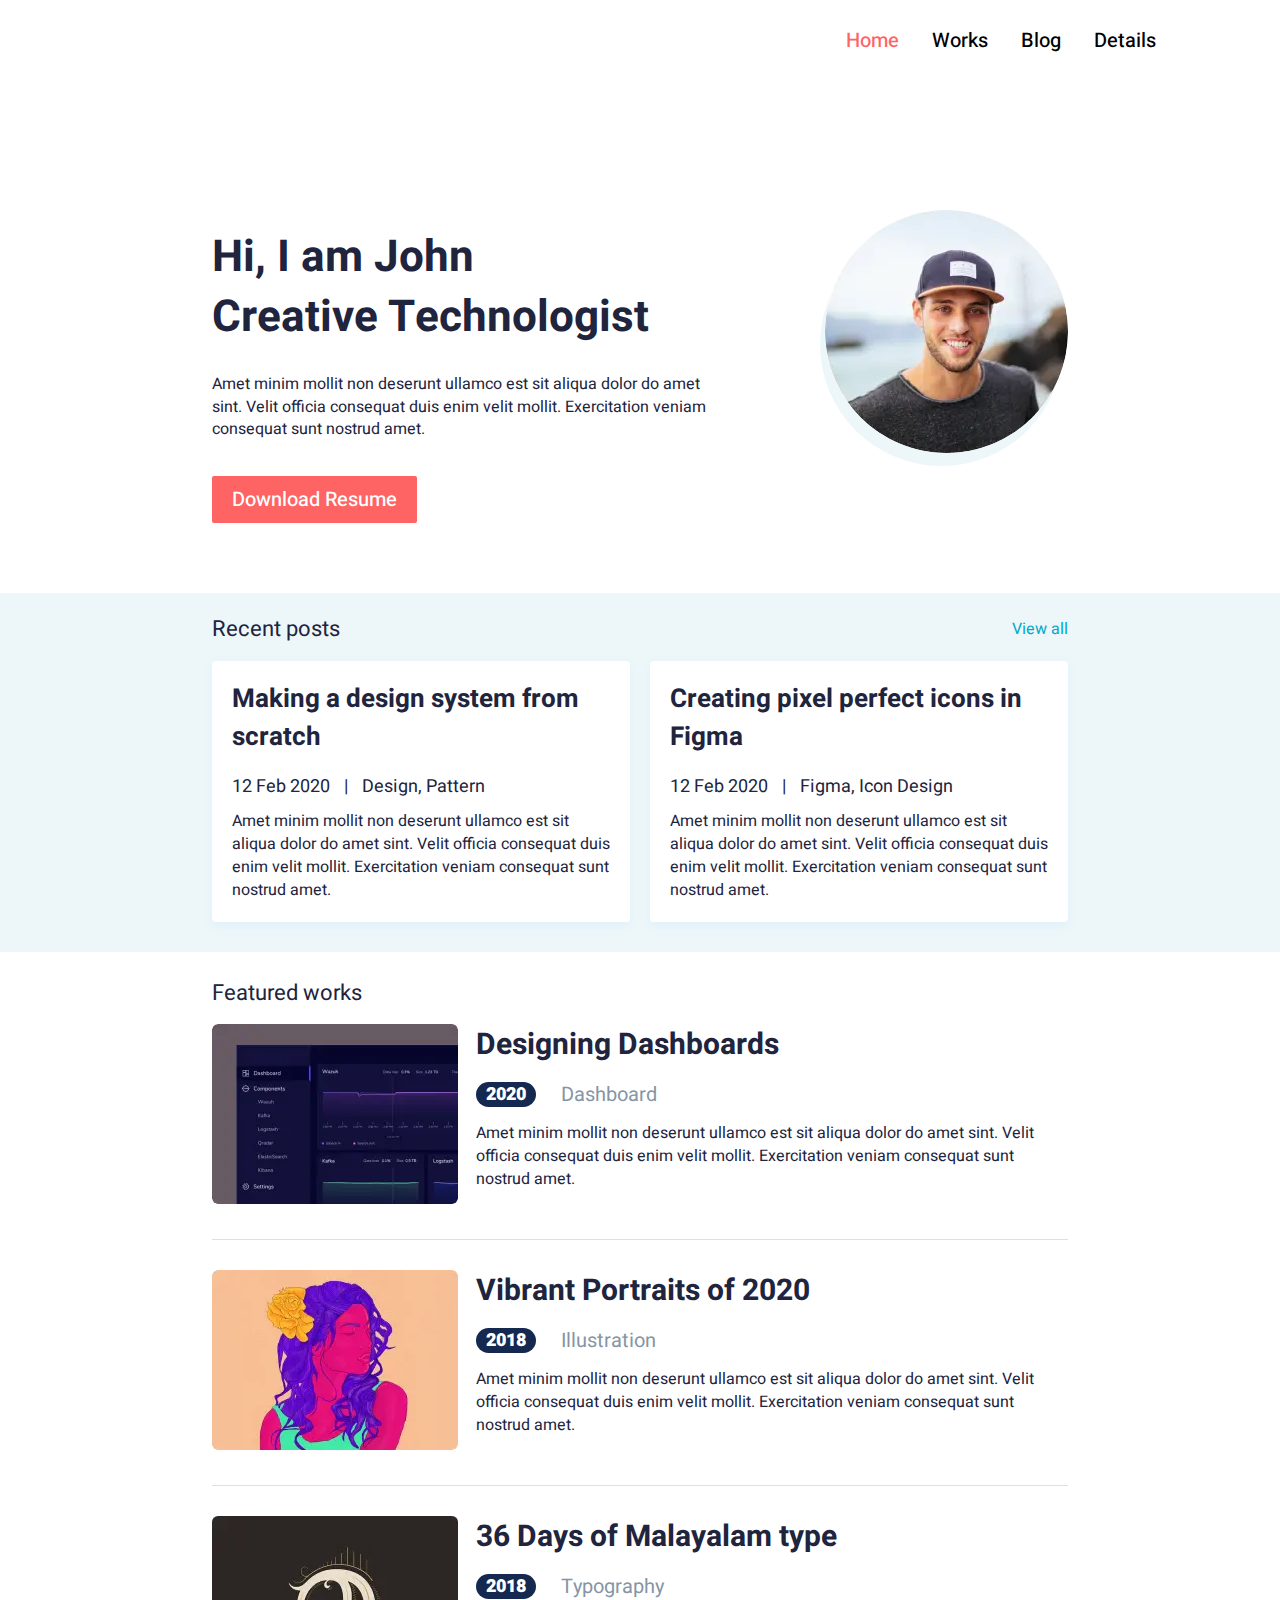
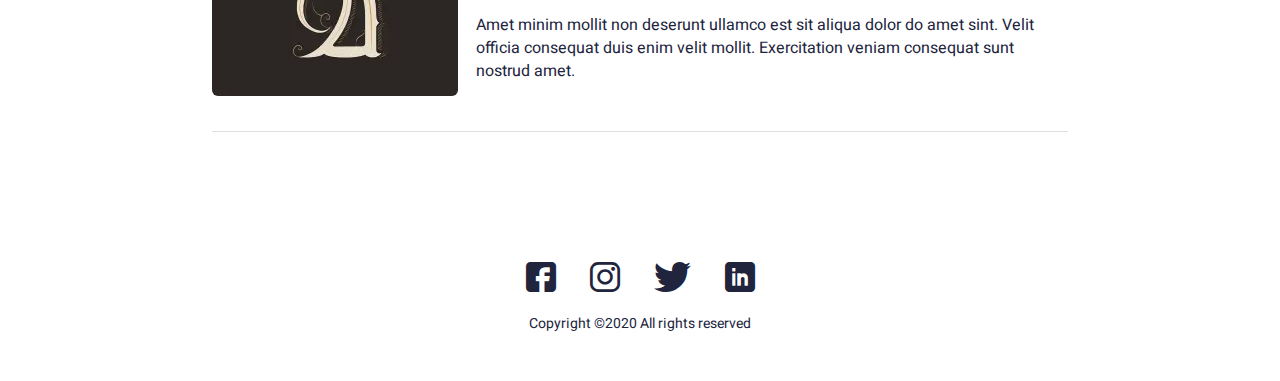
<file: index.html>
<!DOCTYPE html><html lang="en">	 <head>	<title>HomePage</title>	<meta charset="UTF-8">	<meta name="format-detection" content="telephone=no">	<link rel="stylesheet" href="css/style.min.css">	<link rel="shortcut icon" href="favicon.ico">	<!-- <meta name="robots" content="noindex, nofollow"> -->	<!-- <meta name="viewport" content="width=device-width, initial-scale=1.0, maximum-scale=1.0, user-scalable=0"> -->	<meta name="viewport" content="width=device-width, initial-scale=1.0"></head>	<body>		<div class="wrapper">			<header class="header">	<div class="header__content">		<div class="header__menu menu">			<div class="menu__icon icon-menu">				<span></span>				<span></span>				<span></span>			</div>			<nav class="menu__body">				<ul class="menu__list">					<li><a href="index.html" class="menu__link _active">Home</a></li>					<li><a href="works.html" class="menu__link ">Works</a></li>					<li><a href="blog.html" class="menu__link ">Blog</a></li>					<li><a href="article.html" class="menu__link ">Details</a></li>									</ul>			</nav>		</div>	</div></header>			<main class="page">				<section class="hello">					<div class="hello__container _container">						<div class="hello__content">							<h1 class="hello__title title">Hi, I am John<br>Creative Technologist</h1>							<div class="hello__text text">								Amet minim mollit non deserunt ullamco est sit aliqua dolor do amet								sint. Velit officia consequat duis enim velit mollit. Exercitation								veniam consequat sunt nostrud amet.							</div>							<a href="#" class="hello__btn btn">Download Resume </a>						</div>						<picture><source srcset="img/hello_img/avatar.webp" type="image/webp"><img class="hello__avatar" src="img/hello_img/avatar.jpg" alt=""></picture>					</div>				</section>				<section class="recent-posts">					<div class="recent-posts__container _container">						<div class="recent-posts__header">							<div class="recent-posts__title title-posts">Recent posts</div>							<a href="#" class="recent-posts__view-all">View all</a>						</div>						<div class="recent-posts__items">							<div class="recent-posts__column">								<article class="recent-posts__item recent-post">									<a href="#" class="recent-post__title">Making a design system from										scratch</a>									<div class="recent-post__info">12 Feb 2020 <span>|</span> Design,										Pattern </div>									<div class="recent-post__text text">Amet minim mollit non deserunt										ullamco est sit aliqua dolor do amet sint. Velit officia consequat										duis enim velit mollit. Exercitation veniam consequat sunt nostrud										amet.</div>								</article>							</div>							<div class="recent-posts__column">								<article class="recent-posts__item recent-post">									<a href="#" class="recent-post__title">Creating pixel perfect icons in										Figma</a>									<div class="recent-post__info">12 Feb 2020 <span>|</span> Figma, Icon										Design</div>									<div class="recent-post__text text">Amet minim mollit non deserunt										ullamco est sit aliqua dolor do amet sint. Velit officia consequat										duis enim velit mollit. Exercitation veniam consequat sunt nostrud										amet.</div>								</article>							</div>						</div>					</div>				</section>				<section class="featured-works">					<div class="featured-work__container _container">						<div class="featured-works__title title-posts">Featured works</div>						<div class="featured-works__items works">						<article class="works__item">								<a href="#" class="works__image _ibg">									<picture><source srcset="img/works_img/panel.webp" type="image/webp"><img src="img/works_img/panel.jpg" alt="Panel"></picture>								</a>								<div class="works__body">									<a href="" class="works__title">Designing Dashboards</a>									<div class="works__info">										<div class="works__year">2020</div>										<div class="works__category">Dashboard</div>									</div>									<div class="works__text text">Amet minim mollit non deserunt ullamco										est sit aliqua dolor do amet sint. Velit officia consequat duis enim										velit mollit. Exercitation veniam consequat sunt nostrud amet.</div>								</div>							</article>							<article class="works__item">								<a href="#" class="works__image _ibg">									<picture><source srcset="img/works_img/women.webp" type="image/webp"><img src="img/works_img/women.jpg" alt="Women"></picture>								</a>								<div class="works__body">									<a href="" class="works__title">Vibrant Portraits of 2020</a>									<div class="works__info">										<div class="works__year">2018</div>										<div class="works__category">Illustration</div>									</div>									<div class="works__text text">Amet minim mollit non deserunt ullamco										est sit aliqua dolor do amet sint. Velit officia consequat duis enim										velit mollit. Exercitation veniam consequat sunt nostrud amet.</div>								</div>							</article>							<article class="works__item">								<a href="#" class="works__image _ibg">									<picture><source srcset="img/works_img/symbol.webp" type="image/webp"><img src="img/works_img/symbol.jpg" alt="Symbol"></picture>								</a>								<div class="works__body">									<a href="" class="works__title">36 Days of Malayalam type</a>									<div class="works__info">										<div class="works__year">2018</div>										<div class="works__category">Typography</div>									</div>									<div class="works__text text">Amet minim mollit non deserunt ullamco										est sit aliqua dolor do amet sint. Velit officia consequat duis enim										velit mollit. Exercitation veniam consequat sunt nostrud amet.</div>								</div>							</article>						</div>					</div>				</section>			</main>			<footer class="footer">	<div class="footer__content _container">		<div class="footer__social social">			<a href="#" class="social__item _icon-fb"></a>			<a href="#" class="social__item _icon-insta"></a>			<a href="#" class="social__item _icon-twitter"></a>			<a href="#" class="social__item _icon-linkedin"></a>		</div>		<div class="footer__copy">Copyright ©2020 All rights reserved</div>	</div></footer>		</div>		<!-- Swiper --><!-- <script src="https://unpkg.com/swiper/swiper-bundle.min.js"></script> --><script src="js/vendors.min.js"></script><script src="js/app.min.js"></script>	</body></html>
</file>
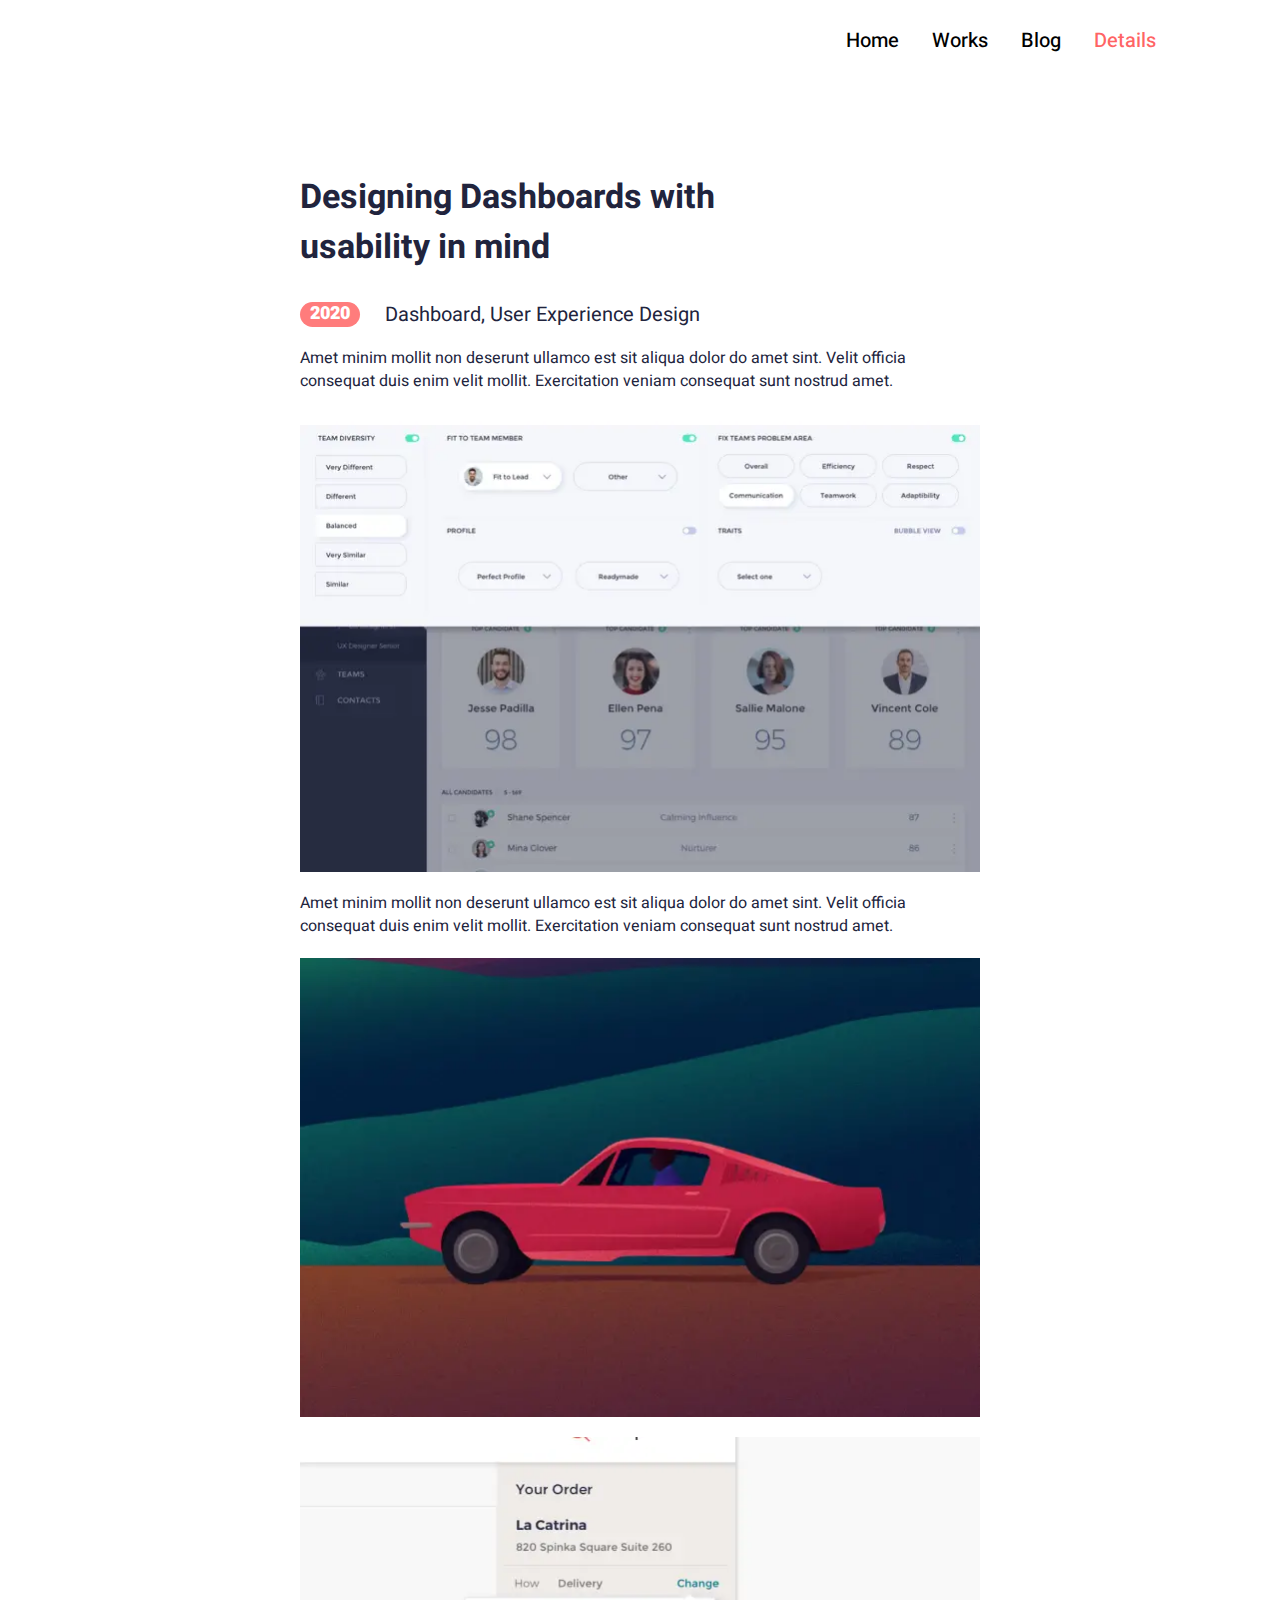
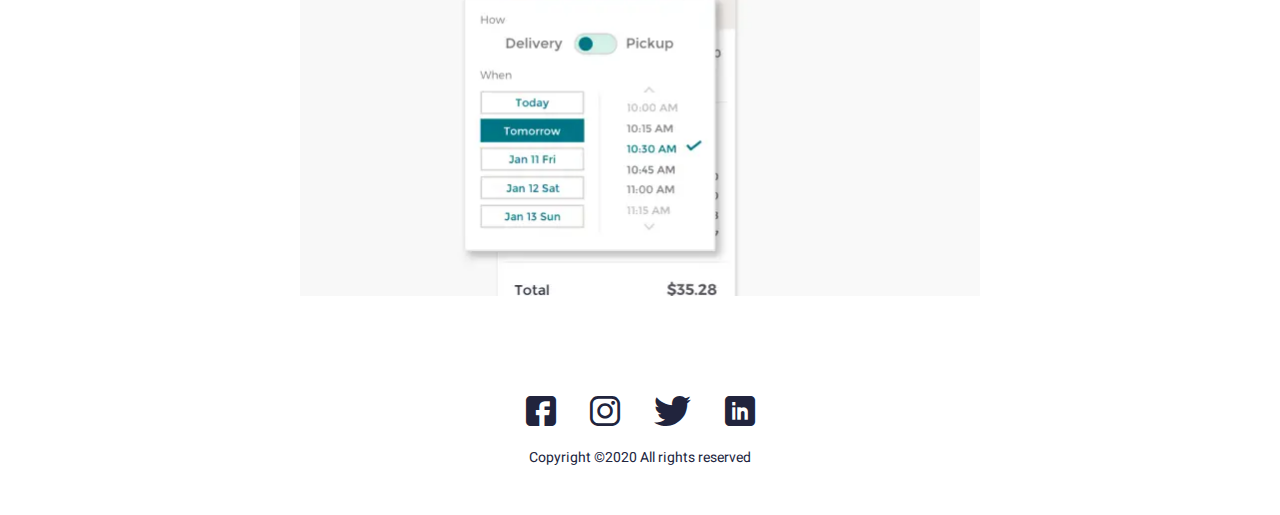
<file: article.html>
<!DOCTYPE html><html lang="en">	 <head>	<title>Article</title>	<meta charset="UTF-8">	<meta name="format-detection" content="telephone=no">	<link rel="stylesheet" href="css/style.min.css">	<link rel="shortcut icon" href="favicon.ico">	<!-- <meta name="robots" content="noindex, nofollow"> -->	<!-- <meta name="viewport" content="width=device-width, initial-scale=1.0, maximum-scale=1.0, user-scalable=0"> -->	<meta name="viewport" content="width=device-width, initial-scale=1.0"></head>	<body>		<div class="wrapper">			<header class="header">	<div class="header__content">		<div class="header__menu menu">			<div class="menu__icon icon-menu">				<span></span>				<span></span>				<span></span>			</div>			<nav class="menu__body">				<ul class="menu__list">					<li><a href="index.html" class="menu__link ">Home</a></li>					<li><a href="works.html" class="menu__link ">Works</a></li>					<li><a href="blog.html" class="menu__link ">Blog</a></li>					<li><a href="article.html" class="menu__link _active">Details</a></li>									</ul>			</nav>		</div>	</div></header>			<main class="page">				<div class="article">					<h1 class="article__title">Designing Dashboards with usability in mind</h1>					<div class="article__info">						<div class="article__year">2020</div>						<div class="article__category">Dashboard, User Experience Design</div>					</div>					<div class="article__text">						<p>							Amet minim mollit non deserunt ullamco est							sit aliqua dolor do amet sint. Velit officia consequat duis enim velit							mollit. Exercitation veniam consequat sunt nostrud amet.						</p>						<picture><source srcset="img/article_img/team.webp" type="image/webp"><img src="img/article_img/team.jpg" alt=""></picture>							<p>							Amet minim mollit non deserunt ullamco est							sit aliqua dolor do amet sint. Velit officia consequat duis enim velit							mollit. Exercitation veniam consequat sunt nostrud amet.						</p>						<picture><source srcset="img/article_img/car.webp" type="image/webp"><img src="img/article_img/car.jpg" alt=""></picture>						<picture><source srcset="img/article_img/data.webp" type="image/webp"><img src="img/article_img/data.jpg" alt=""></picture>					</div>				</div>			</main>			<footer class="footer">	<div class="footer__content _container">		<div class="footer__social social">			<a href="#" class="social__item _icon-fb"></a>			<a href="#" class="social__item _icon-insta"></a>			<a href="#" class="social__item _icon-twitter"></a>			<a href="#" class="social__item _icon-linkedin"></a>		</div>		<div class="footer__copy">Copyright ©2020 All rights reserved</div>	</div></footer>		</div>		<!-- Swiper --><!-- <script src="https://unpkg.com/swiper/swiper-bundle.min.js"></script> --><script src="js/vendors.min.js"></script><script src="js/app.min.js"></script>	</body></html>
</file>
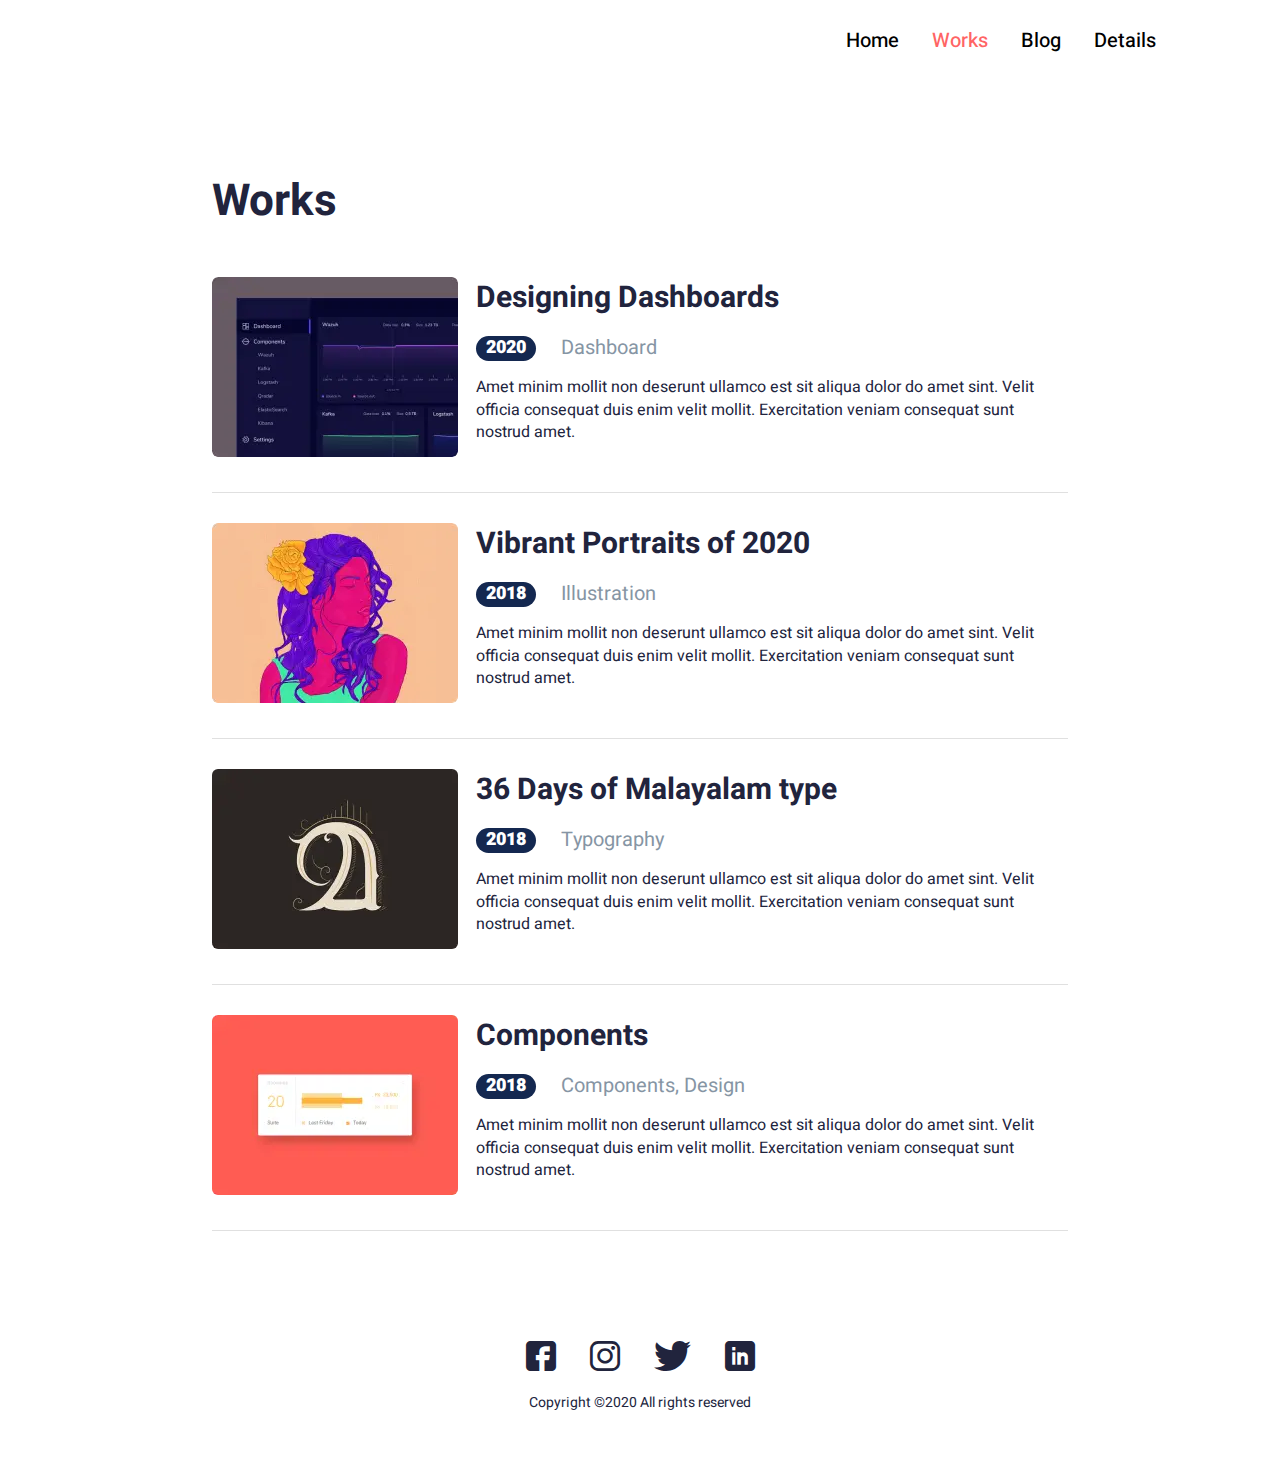
<file: works.html>
<!DOCTYPE html><html lang="en">	 <head>	<title>Works</title>	<meta charset="UTF-8">	<meta name="format-detection" content="telephone=no">	<link rel="stylesheet" href="css/style.min.css">	<link rel="shortcut icon" href="favicon.ico">	<!-- <meta name="robots" content="noindex, nofollow"> -->	<!-- <meta name="viewport" content="width=device-width, initial-scale=1.0, maximum-scale=1.0, user-scalable=0"> -->	<meta name="viewport" content="width=device-width, initial-scale=1.0"></head>	<body>		<div class="wrapper">			<header class="header">	<div class="header__content">		<div class="header__menu menu">			<div class="menu__icon icon-menu">				<span></span>				<span></span>				<span></span>			</div>			<nav class="menu__body">				<ul class="menu__list">					<li><a href="index.html" class="menu__link ">Home</a></li>					<li><a href="works.html" class="menu__link _active">Works</a></li>					<li><a href="blog.html" class="menu__link ">Blog</a></li>					<li><a href="article.html" class="menu__link ">Details</a></li>									</ul>			</nav>		</div>	</div></header>			<main class="page">				<div class="works page__container _container">					<h1 class="works-main__title title">Works</h1>					<div class="works__items">							<article class="works__item">								<a href="#" class="works__image _ibg">									<picture><source srcset="img/works_img/panel.webp" type="image/webp"><img src="img/works_img/panel.jpg" alt="Panel"></picture>								</a>								<div class="works__body">									<a href="" class="works__title">Designing Dashboards</a>									<div class="works__info">										<div class="works__year">2020</div>										<div class="works__category">Dashboard</div>									</div>									<div class="works__text text">Amet minim mollit non deserunt ullamco										est sit aliqua dolor do amet sint. Velit officia consequat duis enim										velit mollit. Exercitation veniam consequat sunt nostrud amet.</div>								</div>							</article>							<article class="works__item">								<a href="#" class="works__image _ibg">									<picture><source srcset="img/works_img/women.webp" type="image/webp"><img src="img/works_img/women.jpg" alt="Women"></picture>								</a>								<div class="works__body">									<a href="" class="works__title">Vibrant Portraits of 2020</a>									<div class="works__info">										<div class="works__year">2018</div>										<div class="works__category">Illustration</div>									</div>									<div class="works__text text">Amet minim mollit non deserunt ullamco										est sit aliqua dolor do amet sint. Velit officia consequat duis enim										velit mollit. Exercitation veniam consequat sunt nostrud amet.</div>								</div>							</article>							<article class="works__item">								<a href="#" class="works__image _ibg">									<picture><source srcset="img/works_img/symbol.webp" type="image/webp"><img src="img/works_img/symbol.jpg" alt="Symbol"></picture>								</a>								<div class="works__body">									<a href="" class="works__title">36 Days of Malayalam type</a>									<div class="works__info">										<div class="works__year">2018</div>										<div class="works__category">Typography</div>									</div>									<div class="works__text text">Amet minim mollit non deserunt ullamco										est sit aliqua dolor do amet sint. Velit officia consequat duis enim										velit mollit. Exercitation veniam consequat sunt nostrud amet.</div>								</div>							</article>							<article class="works__item">								<a href="#" class="works__image _ibg">									<picture><source srcset="img/works_img/components.webp" type="image/webp"><img src="img/works_img/components.jpg" alt="Symbol"></picture>								</a>								<div class="works__body">									<a href="" class="works__title">Components</a>									<div class="works__info">										<div class="works__year">2018</div>										<div class="works__category">Components, Design</div>									</div>									<div class="works__text text">Amet minim mollit non deserunt ullamco										est sit aliqua dolor do amet sint. Velit officia consequat duis enim										velit mollit. Exercitation veniam consequat sunt nostrud amet.</div>								</div>							</article>						</div>				</div>			</main>			<footer class="footer">	<div class="footer__content _container">		<div class="footer__social social">			<a href="#" class="social__item _icon-fb"></a>			<a href="#" class="social__item _icon-insta"></a>			<a href="#" class="social__item _icon-twitter"></a>			<a href="#" class="social__item _icon-linkedin"></a>		</div>		<div class="footer__copy">Copyright ©2020 All rights reserved</div>	</div></footer>		</div>		<!-- Swiper --><!-- <script src="https://unpkg.com/swiper/swiper-bundle.min.js"></script> --><script src="js/vendors.min.js"></script><script src="js/app.min.js"></script>	</body></html>
</file>
<file: css/style.min.css>
@charset "UTF-8";@import url(https://fonts.googleapis.com/css?family=Heebo:regular,500,700,900&display=swap);@font-face{font-family:icons;font-display:swap;src:url(../fonts/icons.woff) format("woff"),url(../fonts/icons.woff2) format("woff2");font-weight:400;font-style:normal}@font-face{font-family:icons;font-display:swap;src:url(../fonts/icons.woff) format("woff"),url(../fonts/icons.woff2#icons) format("woff2");font-weight:400;font-style:normal;font-display:block}[class*=' _icon-']:before,[class^='_icon-']:before{font-family:icons;font-style:normal;font-weight:400;font-variant:normal;text-transform:none;line-height:1;-webkit-font-smoothing:antialiased;-moz-osx-font-smoothing:grayscale}[class*=' _icon-']:before,[class^='_icon-']:before{display:block}._icon-fb:before{content:'\e900'}._icon-insta:before{content:'\e901'}._icon-linkedin:before{content:'\e902'}._icon-twitter:before{content:'\e903'}*{padding:0;margin:0;border:0}*,:after,:before{-webkit-box-sizing:border-box;box-sizing:border-box}:active,:focus{outline:0}a:active,a:focus{outline:0}aside,footer,header,nav,section{display:block}body,html{height:100%;min-width:320px}body{line-height:1;font-family:Heebo;-ms-text-size-adjust:100%;-moz-text-size-adjust:100%;-webkit-text-size-adjust:100%}button,input,textarea{font-family:Heebo}input::-ms-clear{display:none}button{cursor:pointer}button::-moz-focus-inner{padding:0;border:0}a,a:visited{text-decoration:none}a:hover{text-decoration:none}ul li{list-style:none}img{vertical-align:top}h1,h2,h3,h4,h5,h6{font-weight:inherit;font-size:inherit}body{color:#21243d;font-size:14px}body._lock{overflow:hidden}.wrapper{width:100%;min-height:100%;overflow:hidden;display:-webkit-box;display:-ms-flexbox;display:flex;-webkit-box-orient:vertical;-webkit-box-direction:normal;-ms-flex-direction:column;flex-direction:column}._container{max-width:856px;margin:0 auto}.btn{display:-webkit-inline-box;display:-ms-inline-flexbox;display:inline-flex;padding:0 20px;height:47px;background-color:#ff6464;border-radius:2px;-webkit-box-pack:center;-ms-flex-pack:center;justify-content:center;-webkit-box-align:center;-ms-flex-align:center;align-items:center;text-align:center;font-weight:500;font-size:20px;line-height:145%;color:#fff;-webkit-transition:background-color .3s ease 0s;-o-transition:background-color .3s ease 0s;transition:background-color .3s ease 0s}.btn._fw{width:100%}.select{position:relative}.select__item{position:relative}.select__title{color:#000;border:1px solid #d9d9d9;background-color:#fff;cursor:pointer;border-radius:4px}.select__value{display:-webkit-box;display:-ms-flexbox;display:flex;font-size:14px;height:30px;padding:0 15px;-webkit-box-align:center;-ms-flex-align:center;align-items:center;-webkit-box-pack:justify;-ms-flex-pack:justify;justify-content:space-between;-webkit-box-orient:horizontal;-webkit-box-direction:reverse;-ms-flex-direction:row-reverse;flex-direction:row-reverse}.select__value span{height:1em;overflow:hidden;display:-webkit-box;-webkit-line-clamp:1;-webkit-box-orient:vertical}.select__value:before{content:'';display:inline-block;-webkit-transition:all .3s ease 0s;-o-transition:all .3s ease 0s;transition:all .3s ease 0s;width:11px;height:7px;background:url(../img/icons/select.svg) center/100% no-repeat}.select__input{width:100%;background-color:transparent;height:100%}.select__options{color:#000;display:none;position:absolute;top:29px;border-radius:0 0 4px 4px;min-width:100%;left:0;background-color:#fff;border-top:0;border:1px solid #d9d9d9;border-top:0;font-size:14px;padding:10px 0 5px 0}.select__option{cursor:pointer;padding:5px 15px;margin:0}.select._active{z-index:5}.select._active .select__value:before{-webkit-transform:rotate(-180deg);-ms-transform:rotate(-180deg);transform:rotate(-180deg)}.select._active .select__options{display:block}input[type=email],input[type=tel],input[type=text],textarea{-webkit-appearance:none;-moz-appearance:none;appearance:none}.input{border-radius:0!important;width:100%;display:block;padding:0 20px}textarea.input{resize:none;padding:0 0}.checkbox{position:relative}.checkbox__input{position:absolute;width:0;height:0;opacity:0;visibility:hidden}.checkbox__input:checked+.checkbox__text:before{background:#fff url(../img/icons/check.svg) center no-repeat}.checkbox__text{display:-webkit-inline-box;display:-ms-inline-flexbox;display:inline-flex;-webkit-box-align:center;-ms-flex-align:center;align-items:center;position:relative;font-size:16px;color:#fff;letter-spacing:-.3px;line-height:calc(20 / 16);cursor:pointer}.checkbox__text:before{content:'';-ms-flex-item-align:start;align-self:flex-start;margin:0 14px 0 0;-webkit-box-flex:0;-ms-flex:0 0 20px;flex:0 0 20px;left:0;top:0;width:20px;height:18px;background:#fff;border:1px solid #a7a9ac}.checkbox a{color:#fff;text-decoration:underline}.checkbox._error .checkbox__text:before{border:1px solid #ee1212}.options{display:-webkit-box;display:-ms-flexbox;display:flex;-webkit-box-orient:vertical;-webkit-box-direction:normal;-ms-flex-direction:column;flex-direction:column;-webkit-box-align:start;-ms-flex-align:start;align-items:flex-start}.options__item{position:relative;cursor:pointer}.options__input{position:absolute;width:0;height:0;opacity:0;left:0;top:0;visibility:hidden}.options__input:checked+.options__text:after{-webkit-transform:scale(1);-ms-transform:scale(1);transform:scale(1)}.options__text{display:-webkit-inline-box;display:-ms-inline-flexbox;display:inline-flex;-webkit-box-align:center;-ms-flex-align:center;align-items:center;position:relative;font-size:16px;color:#fff;letter-spacing:-.3px;line-height:calc(20 / 16)}.options__text:before{content:'';-ms-flex-item-align:start;align-self:flex-start;margin:0 14px 0 0;-webkit-box-flex:0;-ms-flex:0 0 20px;flex:0 0 20px;left:0;top:0;border-radius:50%;width:20px;height:18px;background:#fff;border:1px solid #a7a9ac}.options__text:after{content:'';-webkit-transition:all .3s ease 0s;-o-transition:all .3s ease 0s;transition:all .3s ease 0s;-webkit-transform:scale(0);-ms-transform:scale(0);transform:scale(0);width:10px;height:10px;border-radius:50%;background-color:#77243a;position:absolute;left:5px;top:4px}.rating{display:-webkit-box;display:-ms-flexbox;display:flex;-webkit-box-align:end;-ms-flex-align:end;align-items:flex-end;font-size:40px;line-height:.75;-webkit-transition:opacity .3s ease 0s;-o-transition:opacity .3s ease 0s;transition:opacity .3s ease 0s}.rating.rating_sending{opacity:.2}.rating.rating_set .rating__active,.rating.rating_set .rating__item{cursor:pointer}.rating__body{position:relative}.rating__body::before{content:'★★★★★';display:block}.rating__active{position:absolute;width:0%;height:100%;top:0;left:0;overflow:hidden}.rating__active::before{content:'★★★★★';position:absolute;width:100%;height:100%;top:0;left:0;color:#ffd300}.rating__items{display:-webkit-box;display:-ms-flexbox;display:flex;position:absolute;width:100%;height:100%;top:0;left:0}.rating__item{-webkit-box-flex:0;-ms-flex:0 0 20%;flex:0 0 20%;height:100%;opacity:0}.rating__value{font-size:50%;line-height:1;padding:0 0 0 10px}.quantity{width:88px;height:40px;display:-webkit-box;display:-ms-flexbox;display:flex;border:1px solid rgba(166,166,166,.45)}.quantity__button{-webkit-box-flex:0;-ms-flex:0 0 30px;flex:0 0 30px;position:relative;cursor:pointer}.quantity__button::after,.quantity__button::before{content:'';position:absolute;top:50%;left:50%;-webkit-transition:all .3s ease 0s;-o-transition:all .3s ease 0s;transition:all .3s ease 0s;margin:0 0 0 -4.5px;background-color:#a6a6a6;width:9px;height:1px}.quantity__button_plus::before{-webkit-transform:rotate(-90deg);-ms-transform:rotate(-90deg);transform:rotate(-90deg)}.quantity__input{-webkit-box-flex:1;-ms-flex:1 1 auto;flex:1 1 auto}.quantity__input input{height:100%;color:#a6a6a6;font-size:12px;width:100%;text-align:center}.title{font-size:44px;font-weight:700;line-height:136.36364%}.article__text p,.text{font-size:16px;line-height:143.75%}.title-posts{font-size:22px}.row:after{display:block;content:'';clear:both}.rub:after{content:'₽'}ol.counter{list-style-type:none;counter-reset:item}ol.counter li{position:relative;padding:0 0 0 45px}ol.counter li:before{counter-increment:item;content:counter(item);position:absolute;left:0;top:0;color:#818181;font-size:14px;font-weight:700;text-align:center;line-height:26px;border-radius:50%;width:28px;height:28px;border:1px solid #4274bb}.ellipsis{display:block;overflow:hidden;width:100%;white-space:nowrap;-o-text-overflow:ellipsis;text-overflow:ellipsis}.es{overflow:hidden;white-space:nowrap;-o-text-overflow:ellipsis;text-overflow:ellipsis}.table{display:table;font-size:0;width:100%}.trow{display:table-row}.cell{display:table-cell}.cell.full{width:100%}._ibg{position:relative}._ibg img{position:absolute;width:100%;height:100%;top:0;left:0;-o-object-fit:cover;object-fit:cover}body.ie ._ibg{background-position:center;background-size:cover;background-repeat:no-repeat}body.ie ._ibg img{width:0;height:0;opacity:0;visibility:hidden}._video{position:relative;overflow:hidden;height:0;padding-bottom:56.25%}._video embed,._video iframe,._video object,._video video{position:absolute;top:0;left:0;width:100%;height:100%}.videobg embed,.videobg iframe,.videobg object,.videobg video{position:fixed;top:50%;left:50%;min-width:100%;min-height:100%;width:auto;height:auto;z-index:-100;-webkit-transform:translateX(-50%) translateY(-50%);-ms-transform:translateX(-50%) translateY(-50%);transform:translateX(-50%) translateY(-50%);background-size:cover}._more-content{-webkit-transition:all .3s ease 0s;-o-transition:all .3s ease 0s;transition:all .3s ease 0s;overflow:hidden}._more-link{cursor:pointer}._more-link span{font-style:normal}._more-link span:first-child{display:block}._more-link span:last-child{display:none}._more-link._active span{font-style:normal}._more-link._active span:first-child{display:none}._more-link._active span:last-child{display:block}#map{background:url(../img/icons/loading.gif) center/50px no-repeat}._swiper{overflow:hidden}._swiper .swiper-wrapper{width:100%;height:100%;-webkit-box-sizing:content-box;box-sizing:content-box;display:-webkit-box;display:-ms-flexbox;display:flex;position:relative}._swiper.swiper-container-vertical .swiper-wrapper{-webkit-box-orient:vertical;-webkit-box-direction:normal;-ms-flex-direction:column;flex-direction:column}._swiper.swiper-container-autoheight .swiper-wrapper{-webkit-box-align:start;-ms-flex-align:start;align-items:flex-start}.swiper-container-initialized .swiper-slide{-ms-flex-negative:0;flex-shrink:0}.swiper-container-android .swiper-slide,.swiper-container-android .swiper-wrapper{-webkit-transform:translate3d(0,0,0);transform:translate3d(0,0,0)}.swiper-button-lock{display:none!important}._tabs-block{display:none}._tabs-block._active{display:block}.mirror{-webkit-transform:scale(-1,1);-ms-transform:scale(-1,1);transform:scale(-1,1)}.nicescroll-rails{z-index:1000!important}._custom-scroll{position:fixed;right:0;top:0;width:3px;height:100%;z-index:1000}._custom-scroll__line{background-color:rgba(0,0,0,.5);border-radius:3px 0 0 3px;position:relative;left:0;top:0;width:100%}.popup{-webkit-overflow-scrolling:touch;z-index:100;padding:30px 10px;position:fixed;top:0;left:0;width:100%;height:100%;-webkit-transition:visibility .8s ease 0s;-o-transition:visibility .8s ease 0s;transition:visibility .8s ease 0s;visibility:hidden}.popup::before{content:"";background-color:rgba(0,0,0,.9);position:fixed;width:100%;height:100%;top:0;left:0;opacity:0;-webkit-transition:opacity .8s ease 0s;-o-transition:opacity .8s ease 0s;transition:opacity .8s ease 0s}.popup.show{visibility:visible;overflow:auto}.popup.show::before{opacity:1}.popup.show .popup__body{-webkit-transform:scale(1);-ms-transform:scale(1);transform:scale(1)}.popup._active{overflow:auto;visibility:visible}.popup._active::before{opacity:1}.popup._active .popup__body{-webkit-transition:all .3s ease .2s;-o-transition:all .3s ease .2s;transition:all .3s ease .2s;-webkit-transform:scale(1);-ms-transform:scale(1);transform:scale(1)}.popup__content{display:-webkit-box;display:-ms-flexbox;display:flex;-webkit-box-orient:vertical;-webkit-box-direction:normal;-ms-flex-direction:column;flex-direction:column;-webkit-box-align:center;-ms-flex-align:center;align-items:center;min-height:100%;-webkit-box-flex:1;-ms-flex:1 1 auto;flex:1 1 auto;width:100%;display:flex;-webkit-box-pack:center;-ms-flex-pack:center;justify-content:center;align-items:center}.popup__body{-webkit-transform:scale(0);-ms-transform:scale(0);transform:scale(0);-webkit-transition:all .3s ease 0s;-o-transition:all .3s ease 0s;transition:all .3s ease 0s;background-color:#fff;padding:50px;width:100%;max-width:800px}.popup__close{width:15px;height:15px;position:absolute;top:0;right:0;cursor:pointer;z-index:30;background:url(../img/icons/close.svg) 0 0 no-repeat}.header{position:relative;z-index:100}.header__content{max-width:1052px;padding:0 10px;margin:0 auto}.header__menu{display:-webkit-box;display:-ms-flexbox;display:flex;-webkit-box-pack:end;-ms-flex-pack:end;justify-content:flex-end;height:82px;padding:10px 0;-webkit-box-align:center;-ms-flex-align:center;align-items:center}.menu__list li{margin:0 0 30px 0}.menu__list li:last-child{margin:0}.menu__link{font-weight:500;font-size:20px;color:#000;-webkit-transition:color .3s ease 0s;-o-transition:color .3s ease 0s;transition:color .3s ease 0s}.menu__link._active{color:#ff6464}.icon-menu{display:none}.footer{text-align:center;padding:50px 0}.footer__social{margin:0 0 25px 0}.hello{padding:38px 0 70px 0}.hello__container{display:-webkit-box;display:-ms-flexbox;display:flex}.hello__content{-webkit-box-flex:1;-ms-flex:1 1 auto;flex:1 1 auto;padding:18px 110px 0 0;-webkit-box-align:start;-ms-flex-align:start;align-items:flex-start}.hello__content :last-child{margin-bottom:0}.hello__title{margin:0 0 25px 0}.hello__text{margin:0 0 35px 0}.hello__btn{margin:0 0 20px 0}.hello__avatar{-webkit-box-flex:0;-ms-flex:0 0 243px;flex:0 0 243px;height:243px;border-radius:50%;overflow:hidden;-webkit-box-shadow:-5px 13px 0 0 #edf7fa;box-shadow:-5px 13px 0 0 #edf7fa}.hello__avatar img{max-width:100%}.recent-posts{background:#edf7fa;padding:25px 0 13px 0}.recent-posts__header{display:-webkit-box;display:-ms-flexbox;display:flex;margin:0 0 20px 0}.recent-posts__title{-webkit-box-flex:1;-ms-flex:1 1 auto;flex:1 1 auto;padding:0 20px 0 0}.recent-posts__view-all{-webkit-box-flex:0;-ms-flex:0 0 auto;flex:0 0 auto;font-size:16px;line-height:143.75%;color:#00a8cc}.recent-posts__items{margin:0 -10px}.recent-posts__column{-webkit-box-flex:0;-ms-flex:0 1 50%;flex:0 1 50%;padding:0 10px;margin:0 0 17px 0}.recent-post{height:100%;background-color:#fff;-webkit-box-shadow:0 4px 10px rgba(187,225,250,.25);box-shadow:0 4px 10px rgba(187,225,250,.25);border-radius:4px;padding:20px}.recent-post :last-child{margin-bottom:0}.recent-post__title{display:inline-block;font-size:26px;font-weight:700;line-height:146.15385%;color:inherit;-webkit-transition:color .3s ease 0s;-o-transition:color .3s ease 0s;transition:color .3s ease 0s;margin:0 0 17px 0}.recent-post__info{font-size:18px;line-height:144.44444%;margin:0 0 10px 0}.recent-post__info span{margin:0 10px}.recent-post__text{margin:0 0 10px 0}.featured-works{padding:30px 0 80px 0}.featured-works__title{margin:0 0 20px 0}.works__items{padding:0 0 60px 0}.works__item{border-bottom:1px solid #e0e0e0;padding:0 0 35px 0;margin:0 0 30px 0}.works__item:last-child{margin-bottom:0}.works__image{display:block;-webkit-box-flex:0;-ms-flex:0 0 246px;flex:0 0 246px;border-radius:6px;min-height:180px;overflow:hidden}.works__body{-webkit-box-flex:1;-ms-flex:1 1 auto;flex:1 1 auto}.works__title{display:inline-block;color:inherit;font-size:30px;line-height:146.66667%;font-weight:700;margin:0 0 15px 0;-webkit-transition:color .3s ease 0s;-o-transition:color .3s ease 0s;transition:color .3s ease 0s}.works__info{display:-webkit-box;display:-ms-flexbox;display:flex;-webkit-box-align:center;-ms-flex-align:center;align-items:center;margin:0 0 15px 0}.works__year{display:-webkit-inline-box;display:-ms-inline-flexbox;display:inline-flex;background:#142850;border-radius:16px;height:25px;padding:0 10px;-webkit-box-align:center;-ms-flex-align:center;align-items:center;-webkit-box-pack:center;-ms-flex-pack:center;justify-content:center;color:#fff;font-weight:900;font-size:18px}.works__category{font-size:20px;color:#8695a4;margin:0 0 0 25px}.works-main__title{margin:0 0 45px 0}.blog{padding-bottom:50px}.blog__title{margin:0 0 50px 0}.blog__item{border-bottom:1px solid #e0e0e0;padding:0 0 30px 0;margin:0 0 30px 0}.blog__item:last-child{margin:0}.item-blog__title{display:inline-block;font-weight:500;font-size:30px;line-height:146.66667%;color:inherit;-webkit-transition:color .3s ease 0s;-o-transition:color .3s ease 0s;transition:color .3s ease 0s;margin:0 0 10px 0}.item-blog__info{display:-webkit-box;display:-ms-flexbox;display:flex;font-size:20px;margin:0 0 10px 0}.item-blog__separator{margin:0 15px}.item-blog__category{color:#8695a4}.article{max-width:700px;margin:0 auto;padding:0 10px 30px}.article__title{max-width:506px;font-size:34px;font-weight:700;line-height:147.05882%;margin:0 0 30px 0}.article__info{display:-webkit-box;display:-ms-flexbox;display:flex;margin:0 0 20px 0}.article__year{display:-webkit-box;display:-ms-flexbox;display:flex;-webkit-box-pack:center;-ms-flex-pack:center;justify-content:center;-webkit-box-align:center;-ms-flex-align:center;align-items:center;padding:0 10px;font-size:18px;color:#fff;font-weight:900;height:25px;background:#ff7c7c;border-radius:16px}.article__category{-ms-flex-item-align:center;-ms-grid-row-align:center;align-self:center;font-size:20px;margin:0 0 0 25px;line-height:125%}.article__text p{margin:0 0 20px 0}.article__text img{max-width:100%;margin:0 0 20px 0}.page{-webkit-box-flex:1;-ms-flex:1 1 auto;flex:1 1 auto;padding:90px 0 0 0}.social{display:-webkit-box;display:-ms-flexbox;display:flex;-webkit-box-pack:center;-ms-flex-pack:center;justify-content:center;-webkit-box-align:center;-ms-flex-align:center;align-items:center}.social__item{margin:0 17px;font-size:30px;color:inherit;-webkit-transition:color .3s ease 0s;-o-transition:color .3s ease 0s;transition:color .3s ease 0s}@media (min-width:767.98px){.menu__list{display:-webkit-box;display:-ms-flexbox;display:flex}.menu__list li{margin:0 33px 0 0}.recent-posts__items{display:-webkit-box;display:-ms-flexbox;display:flex}.works__item{display:-webkit-box;display:-ms-flexbox;display:flex;-webkit-box-align:start;-ms-flex-align:start;align-items:flex-start}.works__body{padding:0 0 0 18px}}@media (min-width:991.98px){.quantity__button:hover::after,.quantity__button:hover::before{background-color:rgba(0,0,0,.5)}.menu__link:hover{color:#ff6464}.recent-post__title:hover{color:#ff6464}.works__title:hover{color:#ff6464}.item-blog__title:hover{color:#ff6464}.social__item:hover{color:#ff6464}}@media (min-width:992px){.btn:hover{background-color:#bb4949}.select__option:hover{background:#d9d9d9}.checkbox a:hover{text-decoration:none}}@media (max-width:991.98px){._container{max-width:none;padding:0 10px}.select__title{font-size:18px}.select__options{font-size:18px}}@media (max-width:868px){._container{max-width:750px}.hello{padding:0 0 70px 0}.hello__content{padding:18px 50px 0 0}}@media (max-width:767.98px){.title{font-size:32px}.title-posts{font-size:18px;text-align:center}.header__menu{height:50px}.menu__body{-webkit-transform:translate(0,-100%);-ms-transform:translate(0,-100%);transform:translate(0,-100%);-webkit-transition:-webkit-transform .8s ease 0s;transition:-webkit-transform .8s ease 0s;-o-transition:transform .8s ease 0s;transition:transform .8s ease 0s;transition:transform .8s ease 0s,-webkit-transform .8s ease 0s;position:fixed;width:100%;height:100%;top:0;left:0;overflow:auto;padding:70px 10px 30px 10px;background-color:rgba(255,255,255,.98)}.menu__body._active{-webkit-transform:translate(0,0);-ms-transform:translate(0,0);transform:translate(0,0)}.menu__link{font-size:40px;text-align:center;display:block}.icon-menu{display:block;position:relative;width:30px;height:18px;cursor:pointer;z-index:5}.icon-menu span{-webkit-transition:all .3s ease 0s;-o-transition:all .3s ease 0s;transition:all .3s ease 0s;top:calc(50% - 1px);left:0;position:absolute;width:100%;height:2px;background-color:#000}.icon-menu span:first-child{top:0}.icon-menu span:last-child{top:auto;bottom:0}.icon-menu._active span{-webkit-transform:scale(0);-ms-transform:scale(0);transform:scale(0)}.icon-menu._active span:first-child{-webkit-transform:rotate(-45deg);-ms-transform:rotate(-45deg);transform:rotate(-45deg);top:calc(50% - 1px)}.icon-menu._active span:last-child{-webkit-transform:rotate(45deg);-ms-transform:rotate(45deg);transform:rotate(45deg);bottom:calc(50% - 1px)}.footer{padding:30px 0}.hello{padding:0 0 60px 0}.hello__container{-webkit-box-orient:vertical;-webkit-box-direction:reverse;-ms-flex-direction:column-reverse;flex-direction:column-reverse;text-align:center}.hello__content{padding:0}.hello__title{margin:0 0 20px 0}.hello__text{margin:0 0 25px 0;padding:0 15px}.hello__btn{margin:0 0 20px 0}.hello__avatar{width:170px;height:170px;margin:0 0 40px 0}.recent-posts{padding:25px 0 23px 0}.recent-posts__view-all{display:none}.recent-post{padding:15px}.recent-post__title{font-size:22px}.recent-post__info{font-size:16px}.featured-works{margin:0 0 30px 0}.featured-works__items{display:-webkit-box;display:-ms-flexbox;display:flex;overflow:auto}.featured-works__items .works__item{-webkit-box-flex:0;-ms-flex:0 0 90%;flex:0 0 90%;margin:0 15px 0 0}.works__items{padding:0 0 30px 0}.works__image{padding:0 0 60% 0;margin:0 0 17px 0}.works__title{font-size:24px}.works-main__title{margin:0 0 20px 0}.blog{padding-bottom:30px}.blog__title{margin:0 0 25px 0}.blog__item{margin:0 0 25px 0;padding:0 0 25px 0}.item-blog__title{font-size:26px}.item-blog__info{font-size:16px}.article__title{font-size:30px}.article__category{font-size:18px}.page{padding:30px 0 0 0}}
</file>
